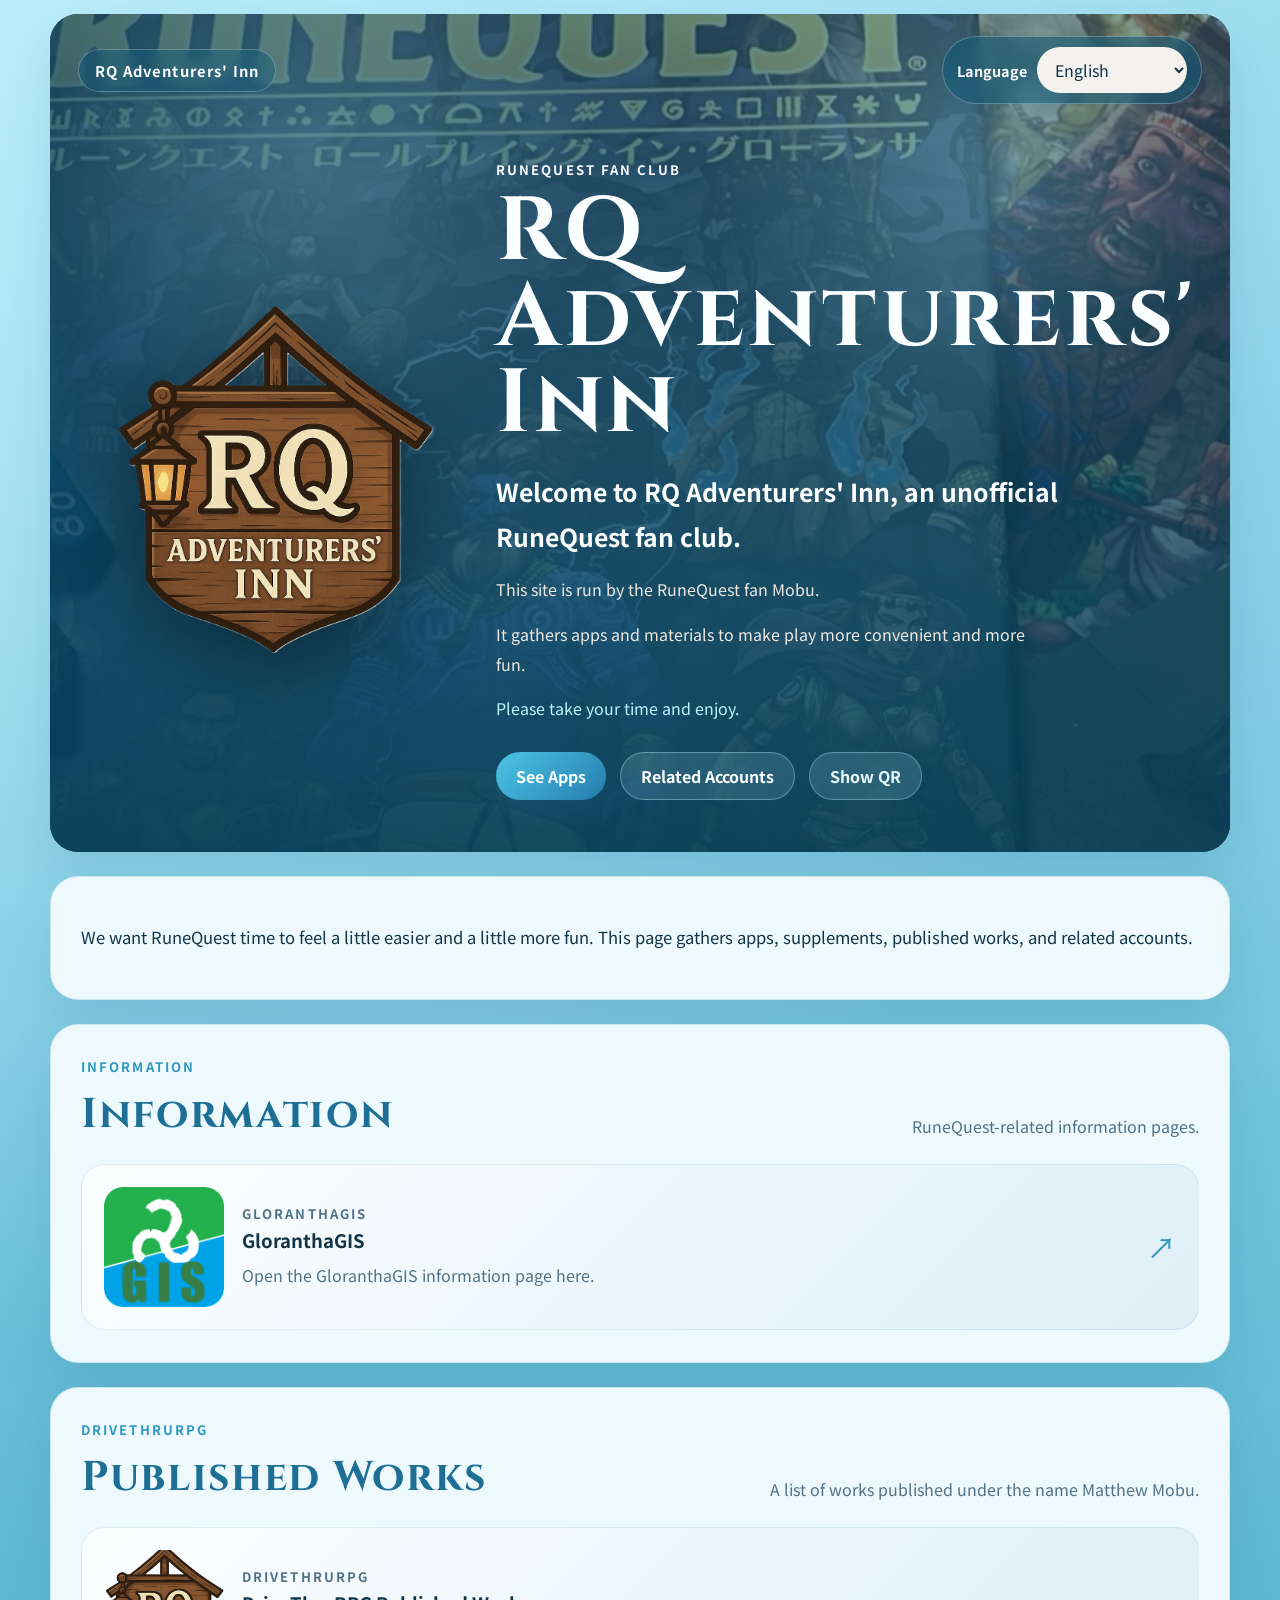
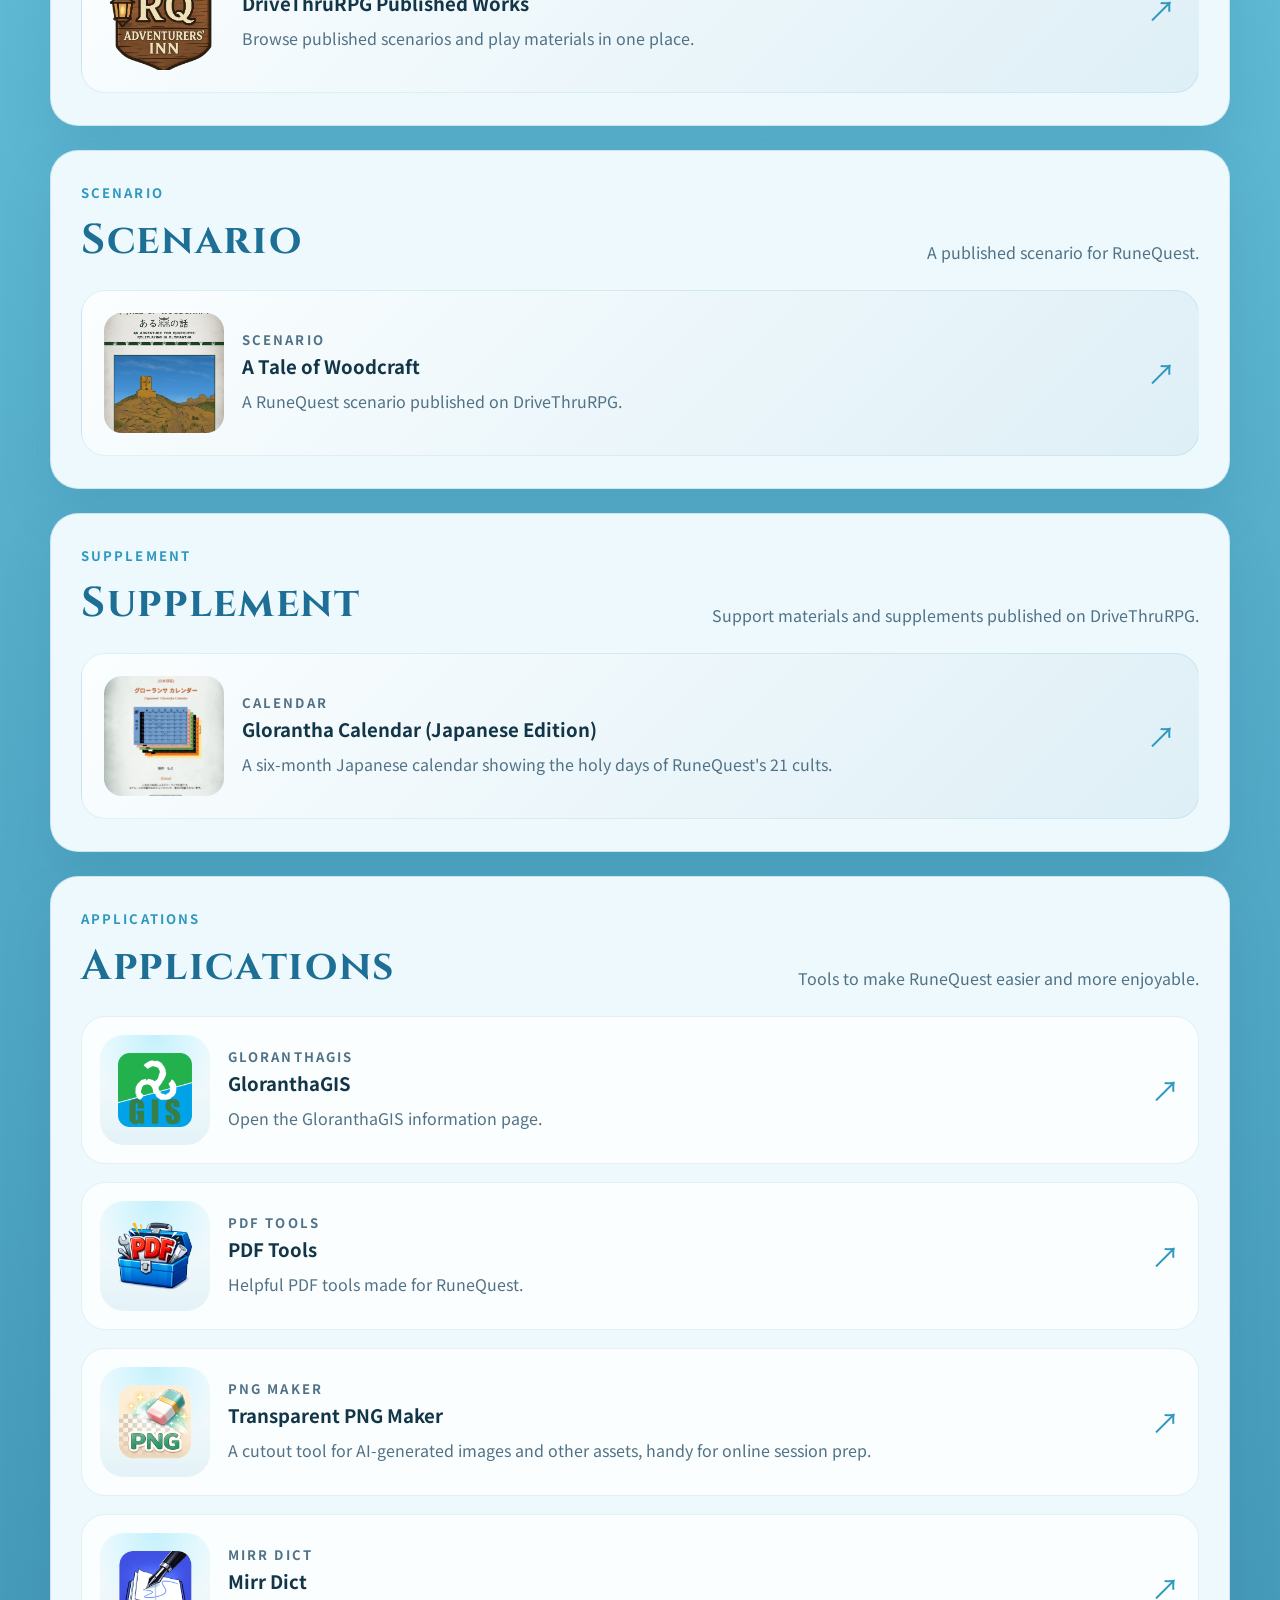
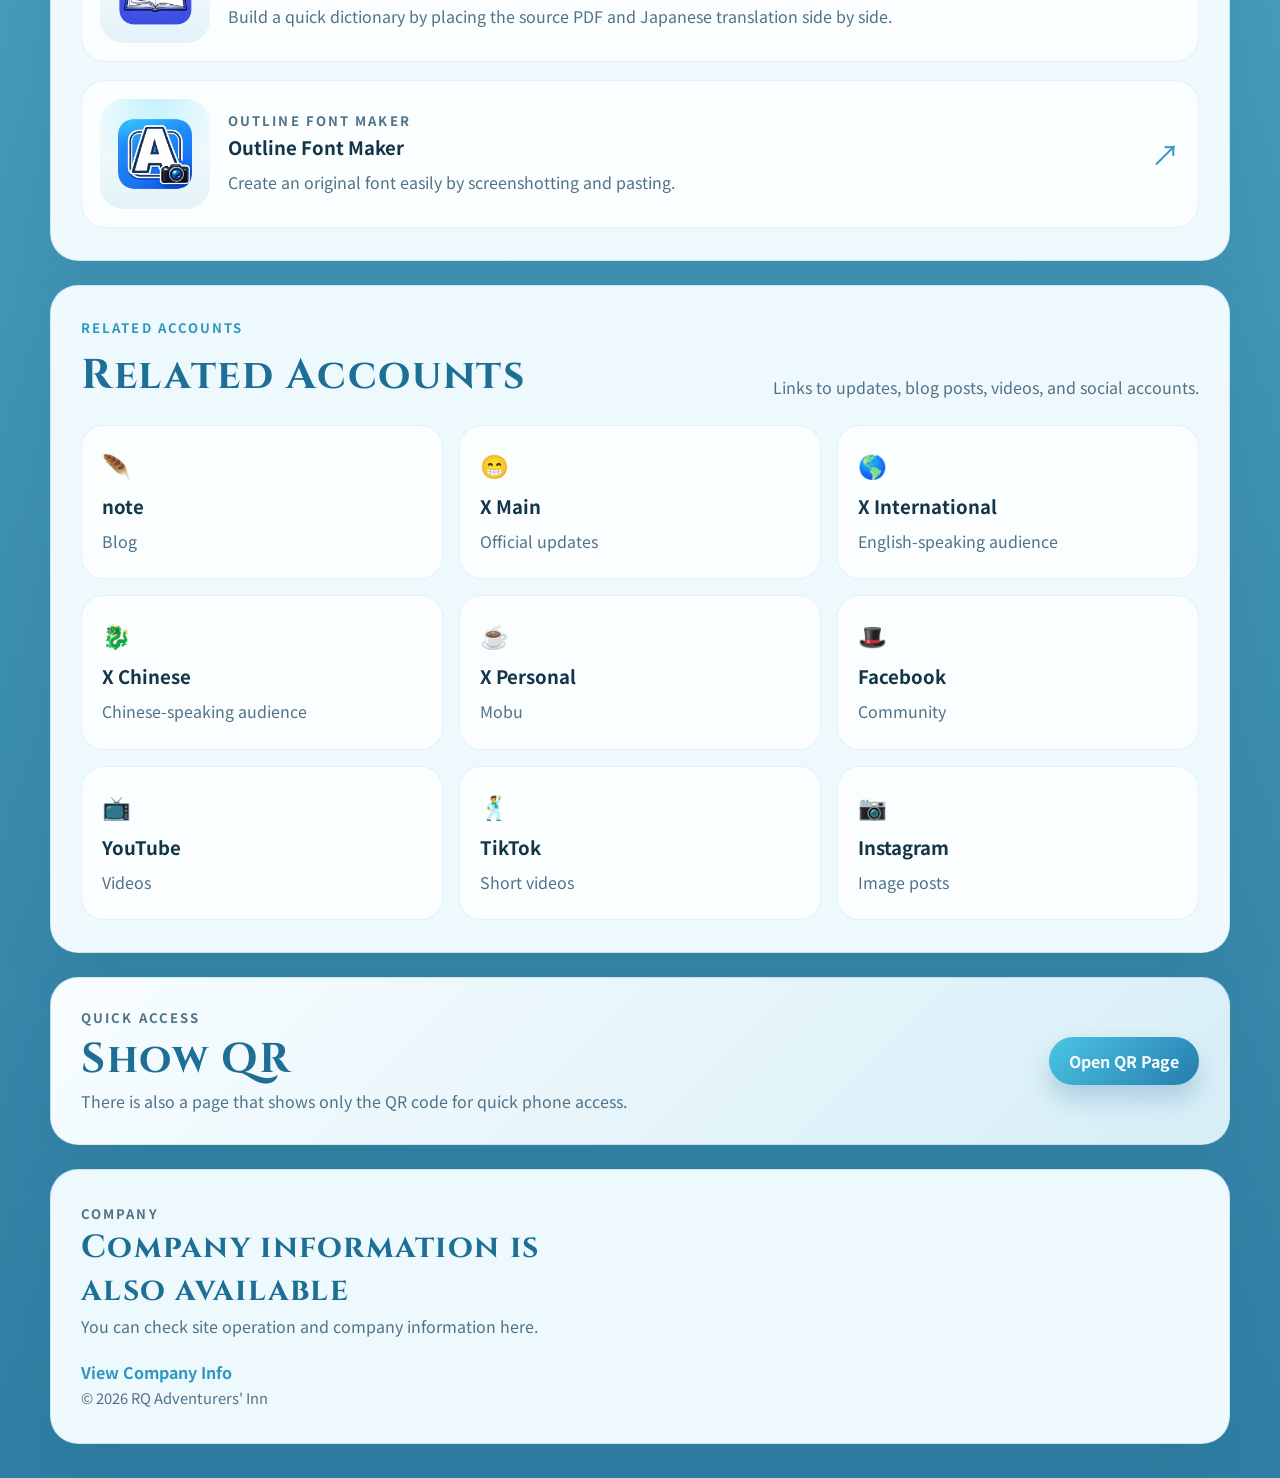
<file: index.html>
<!DOCTYPE html>
<html lang="ja">
<head>
  <meta charset="UTF-8">
  <meta name="viewport" content="width=device-width, initial-scale=1.0">
  <meta name="google-site-verification" content="80PopSLcO5vUmIh9BZhPP0-biCyDDCKmjeIUDS7PxMM">
  <meta name="theme-color" content="#73c7df">
  <meta name="apple-mobile-web-app-capable" content="yes">
  <meta name="apple-mobile-web-app-status-bar-style" content="default">
  <meta name="apple-mobile-web-app-title" content="RQ Inn">
  <meta
    name="description"
    content="RQ Adventurers' Inn のトップページ。RuneQuest のファンサイトとして、アプリ、サプリメント、公開作品、関連アカウントをまとめています。"
  >
  <link rel="canonical" href="https://rq-inn.com/">
  <title>RQ Adventurers' Inn | RuneQuest 非公式ファンクラブ</title>
  <link rel="preconnect" href="https://fonts.googleapis.com">
  <link rel="preconnect" href="https://fonts.gstatic.com" crossorigin>
  <link href="https://fonts.googleapis.com/css2?family=Cinzel:wght@500;700&family=Noto+Sans+JP:wght@400;500;700&display=swap" rel="stylesheet">
  <link rel="icon" type="image/png" sizes="32x32" href="images/pwa/favicon-32.png">
  <link rel="icon" type="image/png" sizes="16x16" href="images/pwa/favicon-16.png">
  <link rel="shortcut icon" href="images/pwa/favicon-32.png">
  <link rel="manifest" href="site.webmanifest">
  <link rel="apple-touch-icon" href="images/pwa/apple-touch-icon.png">
  <link rel="stylesheet" href="styles.css">
</head>
<body>
  <div class="page-shell">
    <header class="hero section-fade">
      <div class="hero__backdrop" aria-hidden="true"></div>
      <div class="hero__shade" aria-hidden="true"></div>
      <div class="topbar">
        <a class="brand-mini" href="#top">RQ Adventurers' Inn</a>
        <div class="language-switcher">
          <label class="language-switcher__label" for="language-select" data-i18n="languageLabel">Language</label>
          <select id="language-select" class="language-switcher__select" aria-label="Language selector">
            <option value="ja">日本語</option>
            <option value="zh-Hant">繁體中文</option>
            <option value="en">English</option>
          </select>
        </div>
      </div>

      <div id="top" class="hero__content">
        <div class="hero__visual">
          <img class="hero__logo" src="images/rq-inn-logo.png" alt="RQ Adventurers' Inn ロゴ" data-i18n-attr="alt:heroLogoAlt">
        </div>
        <div class="hero__copy">
          <p class="eyebrow" data-i18n="heroEyebrow">RuneQuest Fan Club</p>
          <h1 data-i18n="heroTitle">RQ Adventurers' Inn</h1>
          <p class="hero__lead" data-i18n="heroLead">RuneQuest 非公式ファンクラブ、RQ Adventurers' Inn へようこそ。</p>
          <p class="hero__text" data-i18n="heroText1">ここは RuneQuest ファン もぶ（Mobu）が運営するサイトです。</p>
          <p class="hero__text" data-i18n="heroText2">もっと便利に、もっと楽しく、みんなで遊ぶためのアプリや資料をまとめています。</p>
          <p class="hero__tagline" data-i18n="heroTagline">どうぞ、ごゆっくりお楽しみください。</p>
          <div class="hero__actions">
            <a href="#applications" class="button button--primary" data-i18n="heroPrimaryAction">アプリを見る</a>
            <a href="#accounts" class="button button--secondary" data-i18n="heroSecondaryAction">関連アカウントへ</a>
            <a href="qr.html" class="button button--ghost" data-i18n="heroTertiaryAction">QRを表示</a>
          </div>
        </div>
      </div>
    </header>

    <main class="content">
      <section class="intro-card section-fade">
        <p data-i18n="introText">
          RuneQuest を遊ぶ時間が少し便利に、少し楽しくなるように。
          このページにはアプリ、サプリメント、公開作品、関連アカウントへの導線をまとめています。
        </p>
      </section>

      <section class="section section-fade">
        <div class="section__heading">
          <div>
            <p class="section__label" data-i18n="informationLabel">Information</p>
            <h2 data-i18n="informationTitle">情報ページ</h2>
          </div>
          <p class="section__lead" data-i18n="informationLead">RuneQuest 関連の情報ページです。</p>
        </div>
        <a class="link-panel" href="https://www.rq-inn.com/info-gis" target="_blank" rel="noreferrer">
          <img class="link-panel__image" src="images/apps/GloranthaGIS-icon-512.png" alt="GloranthaGIS アイコン" data-i18n-attr="alt:gloranthaGisInfoAlt">
          <div>
            <p class="link-panel__tag">GloranthaGIS</p>
            <h3 data-i18n="informationCardTitle">GloranthaGIS</h3>
            <p data-i18n="informationCardDescription">GloranthaGIS の情報ページはこちらから確認できます。</p>
          </div>
          <span class="link-panel__arrow" aria-hidden="true">↗</span>
        </a>
      </section>

      <section class="section section-fade">
        <div class="section__heading">
          <div>
            <p class="section__label" data-i18n="uploadsLabel">DriveThruRPG</p>
            <h2 data-i18n="uploadsTitle">アップロード作品</h2>
          </div>
          <p class="section__lead" data-i18n="uploadsLead">Matthew Mobu 名義で公開している作品一覧です。</p>
        </div>
        <a class="link-panel" href="https://www.drivethrurpg.com/ja/browse?authorName=%22Matthew%20Mobu%22" target="_blank" rel="noreferrer">
          <img class="link-panel__image" src="images/branding/rq-inn-logo.png" alt="DriveThruRPG アップロード作品一覧" data-i18n-attr="alt:uploadsAlt">
          <div>
            <p class="link-panel__tag">DriveThruRPG</p>
            <h3 data-i18n="uploadsCardTitle">DriveThruRPG アップロード作品</h3>
            <p data-i18n="uploadsCardDescription">公開中のシナリオやプレイ用資料をまとめて確認できます。</p>
          </div>
          <span class="link-panel__arrow" aria-hidden="true">↗</span>
        </a>
      </section>

      <section class="section section-fade">
        <div class="section__heading">
          <div>
            <p class="section__label" data-i18n="scenarioLabel">Scenario</p>
            <h2 data-i18n="scenarioTitle">シナリオ</h2>
          </div>
          <p class="section__lead" data-i18n="scenarioLead">RuneQuest 向け公開シナリオです。</p>
        </div>
        <a class="link-panel" href="https://www.drivethrurpg.com/ja/product/575103/japanese-a-tale-of-woodcraft" target="_blank" rel="noreferrer">
          <img class="link-panel__image" src="images/scenario/JP_A_Tale_of_Woodcra_image.png" alt="ある森の話 - A Tale of Woodcraft 表紙" data-i18n-attr="alt:scenarioAlt">
          <div>
            <p class="link-panel__tag">Scenario</p>
            <h3 data-i18n="scenarioCardTitle">ある森の話 - A Tale of Woodcraft</h3>
            <p data-i18n="scenarioCardDescription">DriveThruRPG で公開中の RuneQuest 向けシナリオです。</p>
          </div>
          <span class="link-panel__arrow" aria-hidden="true">↗</span>
        </a>
      </section>

      <section class="section section-fade">
        <div class="section__heading">
          <div>
            <p class="section__label" data-i18n="supplementLabel">Supplement</p>
            <h2 data-i18n="supplementTitle">サプリメント</h2>
          </div>
          <p class="section__lead" data-i18n="supplementLead">DriveThruRPG で公開している補助資料やサプリメントです。</p>
        </div>
        <a class="link-panel" href="https://www.drivethrurpg.com/ja/product/557305/japanese?src=hottest_filtered" target="_blank" rel="noreferrer">
          <img class="link-panel__image" src="images/calendar.png" alt="グローランサ カレンダー 日本語版" data-i18n-attr="alt:calendarImageAlt">
          <div>
            <p class="link-panel__tag" data-i18n="calendarTag">Calendar</p>
            <h3 data-i18n="calendarTitle">グローランサ カレンダー（日本語版）</h3>
            <p data-i18n="calendarDescription">RuneQuest の 21 カルトの祝日がわかる 6 か月カレンダー日本語版です。</p>
          </div>
          <span class="link-panel__arrow" aria-hidden="true">↗</span>
        </a>
      </section>

      <section id="applications" class="section section-fade">
        <div class="section__heading">
          <div>
            <p class="section__label" data-i18n="applicationsLabel">Applications</p>
            <h2 data-i18n="applicationsTitle">アプリ</h2>
          </div>
          <p class="section__lead" data-i18n="applicationsLead">RuneQuest をもっと便利に楽しむためのツールです。</p>
        </div>
        <div class="feature-list">
          <a class="feature-card" href="https://www.rq-inn.com/info-gis" target="_blank" rel="noreferrer">
            <div class="feature-card__icon-wrap">
              <img src="images/apps/GloranthaGIS-icon-512.png" alt="GloranthaGIS アイコン" class="feature-card__icon" data-i18n-attr="alt:gloranthaGisInfoAlt">
            </div>
            <div class="feature-card__body">
              <p class="link-panel__tag">GloranthaGIS</p>
              <h3 data-i18n="gloranthaGisAppTitle">GloranthaGIS</h3>
              <p data-i18n="gloranthaGisAppDescription">GloranthaGIS の情報ページへ移動します。</p>
            </div>
            <span class="feature-card__arrow" aria-hidden="true">↗</span>
          </a>

          <a class="feature-card" href="https://rq-inn.com/pdf-tools/" target="_blank" rel="noreferrer">
            <div class="feature-card__icon-wrap">
              <img src="images/pdf_tools_icon-512.png" alt="PDFつーる アイコン" class="feature-card__icon" data-i18n-attr="alt:pdfToolsIconAlt">
            </div>
            <div class="feature-card__body">
              <p class="link-panel__tag" data-i18n="pdfToolsTag">PDF Tools</p>
              <h3 data-i18n="pdfToolsTitle">PDFつーる</h3>
              <p data-i18n="pdfToolsDescription">ルーンクエストのためのお役立ち PDF ツールです。</p>
            </div>
            <span class="feature-card__arrow" aria-hidden="true">↗</span>
          </a>

          <a class="feature-card" href="https://rq-inn.com/png-maker/" target="_blank" rel="noreferrer">
            <div class="feature-card__icon-wrap">
              <img src="images/png-maker-icon-512.png" alt="透過PNGメーカー アイコン" class="feature-card__icon" data-i18n-attr="alt:pngMakerIconAlt">
            </div>
            <div class="feature-card__body">
              <p class="link-panel__tag" data-i18n="pngMakerTag">PNG Maker</p>
              <h3 data-i18n="pngMakerTitle">透過PNGメーカー</h3>
              <p data-i18n="pngMakerDescription">AI 生成画像などの切り出しツールです。オンセ準備にも役立ちます。</p>
            </div>
            <span class="feature-card__arrow" aria-hidden="true">↗</span>
          </a>

          <a class="feature-card" href="https://rq-inn.com/mirr-dict/" target="_blank" rel="noreferrer">
            <div class="feature-card__icon-wrap">
              <img src="images/apps/MD-icon-512.png" alt="ミルディクト アイコン" class="feature-card__icon" data-i18n-attr="alt:mirrDictIconAlt">
            </div>
            <div class="feature-card__body">
              <p class="link-panel__tag" data-i18n="mirrDictTag">Mirr Dict</p>
              <h3 data-i18n="mirrDictTitle">ミルディクト</h3>
              <p data-i18n="mirrDictDescription">原書と日本語訳の 2 つの PDF を並べて、サクサク辞書を作れるツールです。</p>
            </div>
            <span class="feature-card__arrow" aria-hidden="true">↗</span>
          </a>

          <a class="feature-card" href="https://rq-inn.com/of-maker/" target="_blank" rel="noreferrer">
            <div class="feature-card__icon-wrap">
              <img src="images/apps/outline-font-maker_icon-512.png" alt="アウトラインフォントメーカー アイコン" class="feature-card__icon" data-i18n-attr="alt:outlineFontMakerIconAlt">
            </div>
            <div class="feature-card__body">
              <p class="link-panel__tag" data-i18n="outlineFontMakerTag">Outline Font Maker</p>
              <h3 data-i18n="outlineFontMakerTitle">アウトラインフォントメーカー</h3>
              <p data-i18n="outlineFontMakerDescription">スクショ→ペーストで簡単にオリジナルフォントを作れます。</p>
            </div>
            <span class="feature-card__arrow" aria-hidden="true">↗</span>
          </a>
        </div>
      </section>

      <section id="accounts" class="section section-fade">
        <div class="section__heading">
          <div>
            <p class="section__label" data-i18n="accountsLabel">Related Accounts</p>
            <h2 data-i18n="accountsTitle">関連アカウント</h2>
          </div>
          <p class="section__lead" data-i18n="accountsLead">更新情報、ブログ、動画、SNS の入口をまとめています。</p>
        </div>
        <div class="account-grid">
          <a class="account-card" href="https://note.com/mofumofu1011" target="_blank" rel="noreferrer">
            <span class="account-card__emoji">🪶</span>
            <h3>note</h3>
            <p data-i18n="accountNoteDescription">ブログ</p>
          </a>
          <a class="account-card" href="https://x.com/RQ_Inn_Official" target="_blank" rel="noreferrer">
            <span class="account-card__emoji">😁</span>
            <h3 data-i18n="accountMainXTitle">X メイン</h3>
            <p data-i18n="accountMainXDescription">公式更新</p>
          </a>
          <a class="account-card" href="https://x.com/RQ_Inn_Intl" target="_blank" rel="noreferrer">
            <span class="account-card__emoji">🌎</span>
            <h3 data-i18n="accountIntlXTitle">X 海外</h3>
            <p data-i18n="accountIntlXDescription">英語圏向け</p>
          </a>
          <a class="account-card" href="https://x.com/RQ_Inn_GrChina" target="_blank" rel="noreferrer">
            <span class="account-card__emoji">🐉</span>
            <h3 data-i18n="accountChineseXTitle">X 海外</h3>
            <p data-i18n="accountChineseXDescription">中国語圏向け</p>
          </a>
          <a class="account-card" href="https://x.com/mofumofu1011" target="_blank" rel="noreferrer">
            <span class="account-card__emoji">☕</span>
            <h3 data-i18n="accountPersonalXTitle">X 個人</h3>
            <p data-i18n="accountPersonalXDescription">もぶ</p>
          </a>
          <a class="account-card" href="https://www.facebook.com/mobu.rq.adventurers.inn/" target="_blank" rel="noreferrer">
            <span class="account-card__emoji">🎩</span>
            <h3>Facebook</h3>
            <p data-i18n="accountFacebookDescription">コミュニティ</p>
          </a>
          <a class="account-card" href="https://www.youtube.com/channel/UCVH7YpSoC4GMN1ayZ3m5yZA" target="_blank" rel="noreferrer">
            <span class="account-card__emoji">📺</span>
            <h3>YouTube</h3>
            <p data-i18n="accountYoutubeDescription">動画</p>
          </a>
          <a class="account-card" href="https://www.tiktok.com/@rq_adventurers_inn" target="_blank" rel="noreferrer">
            <span class="account-card__emoji">🕺</span>
            <h3>TikTok</h3>
            <p data-i18n="accountTiktokDescription">ショート動画</p>
          </a>
          <a class="account-card" href="https://www.instagram.com/rq_adventurers.inn" target="_blank" rel="noreferrer">
            <span class="account-card__emoji">📷</span>
            <h3>Instagram</h3>
            <p data-i18n="accountInstagramDescription">画像投稿</p>
          </a>
        </div>
      </section>

      <section class="qr-callout section-fade">
        <div>
          <p class="section__label" data-i18n="qrLabel">Quick Access</p>
          <h2 data-i18n="qrTitle">QR を表示する</h2>
          <p data-i18n="qrDescription">スマホから素早く開けるように、QR コードだけを表示するページも用意しています。</p>
        </div>
        <a class="button button--primary" href="qr.html" data-i18n="qrAction">QR 画面を開く</a>
      </section>
    </main>

    <footer class="footer section-fade">
      <div class="footer__copy">
        <p class="section__label" data-i18n="footerLabel">Company</p>
        <h2 class="footer__title" data-i18n="footerTitle">会社概要も確認できます</h2>
        <p data-i18n="footerDescription">サイト運営や会社情報については、こちらのページから確認できます。</p>
        <a class="footer__link" href="https://rq-inn.com/company" target="_blank" rel="noreferrer" data-i18n="footerLink">会社概要を見る</a>
        <p class="footer__small">© <span id="current-year"></span> RQ Adventurers' Inn</p>
      </div>
    </footer>
  </div>

  <script src="main.js"></script>
</body>
</html>
</file>
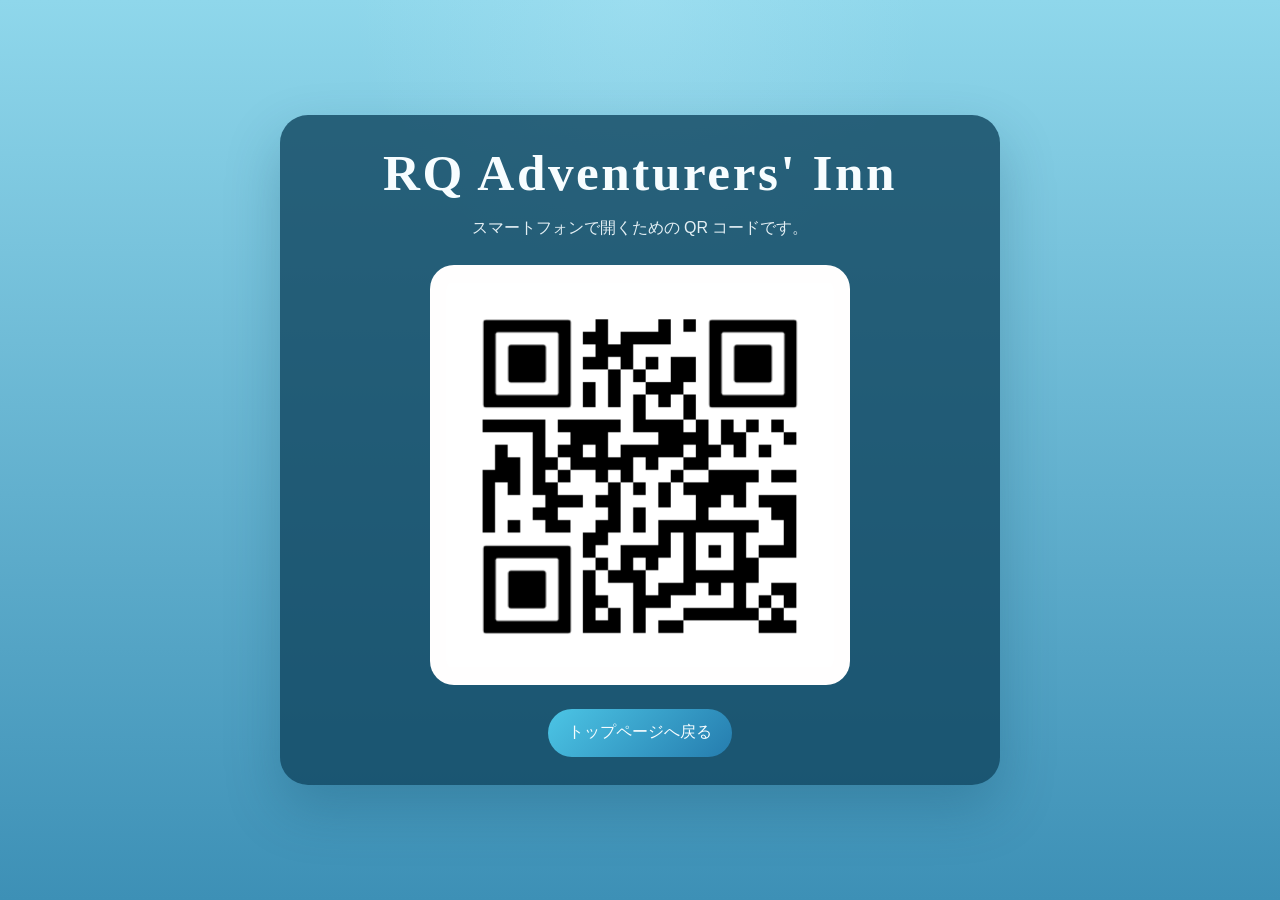
<file: qr.html>
<!DOCTYPE html>
<html lang="ja">
<head>
  <meta charset="UTF-8">
  <meta name="viewport" content="width=device-width, initial-scale=1.0">
  <title>RQ Adventurers' Inn | QR</title>
  <style>
    * {
      box-sizing: border-box;
    }

    body {
      margin: 0;
      min-height: 100vh;
      display: grid;
      place-items: center;
      padding: 24px;
      font-family: "Noto Sans JP", sans-serif;
      color: #f7fdff;
      background:
        radial-gradient(circle at top, rgba(191, 239, 252, 0.26), transparent 26%),
        linear-gradient(180deg, #8fd7eb 0%, #3d90b6 100%);
    }

    main {
      width: min(100%, 720px);
      padding: 28px;
      border-radius: 28px;
      text-align: center;
      background: rgba(16, 69, 96, 0.8);
      box-shadow: 0 24px 54px rgba(15, 70, 97, 0.26);
    }

    h1 {
      margin: 0 0 12px;
      font-size: clamp(2rem, 6vw, 3.2rem);
      font-family: "Cinzel", serif;
      letter-spacing: 0.05em;
    }

    p {
      margin: 0 0 22px;
      line-height: 1.8;
      color: rgba(244, 252, 255, 0.92);
    }

    img {
      display: block;
      width: min(100%, 420px);
      margin: 0 auto 24px;
      padding: 16px;
      border-radius: 24px;
      background: #fffefe;
    }

    a {
      display: inline-flex;
      align-items: center;
      justify-content: center;
      min-height: 48px;
      padding: 0 20px;
      border-radius: 999px;
      color: #f7fdff;
      text-decoration: none;
      background: linear-gradient(135deg, #4cc5e5 0%, #257cae 100%);
    }
  </style>
</head>
<body>
  <main>
    <h1>RQ Adventurers' Inn</h1>
    <p>スマートフォンで開くための QR コードです。</p>
    <img src="images/rq-inn-com-qr.png" alt="RQ Adventurers' Inn QRコード">
    <a href="./index.html">トップページへ戻る</a>
  </main>
</body>
</html>
</file>
<file: styles.css>
* {
  box-sizing: border-box;
}

:root {
  --bg: #d8f1f8;
  --bg-soft: #98d8e8;
  --paper: #eef9fd;
  --paper-strong: #fbfeff;
  --ink: #123547;
  --ink-soft: #517286;
  --accent: #2f98bf;
  --accent-strong: #1d6f95;
  --accent-soft: #9dddf0;
  --line: rgba(57, 138, 172, 0.18);
  --shadow: 0 24px 50px rgba(30, 98, 128, 0.16);
}

html {
  scroll-behavior: smooth;
}

body {
  margin: 0;
  min-height: 100vh;
  font-family: "Noto Sans JP", sans-serif;
  color: var(--ink);
  background:
    radial-gradient(circle at top left, rgba(191, 239, 252, 0.9), transparent 28%),
    linear-gradient(180deg, #9eddf0 0%, #5fb9d4 34%, #2f7ea3 100%);
}

img {
  display: block;
  max-width: 100%;
}

a {
  color: inherit;
  text-decoration: none;
}

.page-shell {
  width: min(1180px, calc(100% - 28px));
  margin: 14px auto 34px;
}

.hero,
.intro-card,
.section,
.footer,
.qr-callout {
  border-radius: 28px;
  box-shadow: var(--shadow);
}

.hero {
  position: relative;
  overflow: hidden;
  min-height: 720px;
  color: var(--paper-strong);
  background: #0f5e7f;
}

.hero__backdrop,
.hero__shade {
  position: absolute;
  inset: 0;
}

.hero__backdrop {
  background:
    linear-gradient(90deg, rgba(7, 68, 96, 0.72), rgba(7, 68, 96, 0.34)),
    url("./images/header.jpg") center/cover no-repeat;
  transform: scale(1.03);
  filter: saturate(0.88) hue-rotate(8deg);
}

.hero__shade {
  background:
    radial-gradient(circle at 22% 18%, rgba(179, 239, 255, 0.2), transparent 24%),
    radial-gradient(circle at 80% 18%, rgba(164, 233, 255, 0.26), transparent 25%),
    linear-gradient(180deg, rgba(8, 77, 108, 0.22), rgba(7, 72, 101, 0.7) 72%, rgba(6, 63, 88, 0.86));
}

.topbar,
.hero__content {
  position: relative;
  z-index: 1;
}

.topbar {
  display: flex;
  justify-content: space-between;
  align-items: center;
  gap: 16px;
  padding: 22px 28px 0;
}

.brand-mini {
  display: inline-flex;
  align-items: center;
  padding: 10px 16px;
  border: 1px solid rgba(231, 250, 255, 0.28);
  border-radius: 999px;
  background: rgba(12, 88, 121, 0.38);
  font-size: 0.92rem;
  font-weight: 700;
  letter-spacing: 0.08em;
  backdrop-filter: blur(8px);
}

.language-switcher {
  display: inline-flex;
  align-items: center;
  gap: 10px;
  padding: 10px 14px;
  border: 1px solid rgba(231, 250, 255, 0.28);
  border-radius: 999px;
  background: rgba(12, 88, 121, 0.5);
  backdrop-filter: blur(8px);
}

.language-switcher__label {
  font-size: 0.9rem;
  font-weight: 700;
}

.language-switcher__select {
  min-width: 150px;
  padding: 10px 14px;
  border: 0;
  border-radius: 999px;
  font: inherit;
  color: var(--ink);
  background: rgba(255, 250, 245, 0.95);
}

.hero__content {
  display: grid;
  grid-template-columns: minmax(260px, 360px) minmax(0, 1fr);
  align-items: center;
  gap: 42px;
  padding: 56px 44px 52px;
}

.hero__visual {
  display: grid;
  place-items: center;
}

.hero__logo {
  width: min(100%, 320px);
  filter: drop-shadow(0 20px 38px rgba(0, 0, 0, 0.4));
}

.eyebrow,
.section__label,
.link-panel__tag {
  margin: 0 0 10px;
  font-size: 0.82rem;
  font-weight: 700;
  letter-spacing: 0.16em;
  text-transform: uppercase;
}

.hero h1,
.section h2,
.footer h2,
.qr-callout h2 {
  margin: 0;
  font-family: "Cinzel", serif;
  letter-spacing: 0.04em;
}

.hero h1 {
  font-size: clamp(3rem, 7vw, 5.8rem);
  line-height: 0.96;
}

.hero__lead {
  margin: 22px 0 16px;
  font-size: clamp(1.15rem, 2.1vw, 1.55rem);
  line-height: 1.8;
  font-weight: 700;
}

.hero__text,
.hero__tagline {
  margin: 0 0 14px;
  max-width: 60ch;
  line-height: 1.9;
  color: rgba(255, 246, 235, 0.92);
}

.hero__tagline {
  color: #c3f2ff;
}

.hero__actions {
  display: flex;
  flex-wrap: wrap;
  gap: 14px;
  margin-top: 28px;
}

.button {
  display: inline-flex;
  align-items: center;
  justify-content: center;
  min-height: 48px;
  padding: 0 20px;
  border-radius: 999px;
  font-weight: 700;
  transition: transform 180ms ease, box-shadow 180ms ease, background-color 180ms ease;
}

.button:hover,
.feature-card:hover,
.link-panel:hover,
.account-card:hover,
.footer__link:hover {
  transform: translateY(-2px);
}

.button--primary {
  color: #f7fdff;
  background: linear-gradient(135deg, #4cc5e5 0%, #257cae 100%);
  box-shadow: 0 14px 24px rgba(28, 102, 145, 0.24);
}

.button--secondary {
  border: 1px solid rgba(207, 245, 255, 0.34);
  background: rgba(153, 225, 247, 0.16);
}

.button--ghost {
  border: 1px solid rgba(170, 234, 255, 0.36);
  background: rgba(170, 234, 255, 0.16);
  color: #e7fbff;
}

.content {
  display: grid;
  gap: 24px;
  margin-top: 24px;
}

.intro-card,
.section,
.footer,
.qr-callout {
  border: 1px solid var(--line);
  background: var(--paper);
}

.intro-card {
  padding: 28px 30px;
  font-size: 1.04rem;
  line-height: 1.95;
}

.section,
.footer {
  padding: 32px 30px;
}

.section__heading {
  display: flex;
  justify-content: space-between;
  align-items: end;
  gap: 16px;
  margin-bottom: 22px;
}

.section__label {
  color: var(--accent);
}

.section__lead,
.feature-card p,
.link-panel p,
.account-card p,
.footer p,
.qr-callout p {
  margin: 0;
  color: var(--ink-soft);
  line-height: 1.85;
}

.section h2,
.footer h2,
.qr-callout h2 {
  font-size: clamp(1.85rem, 4vw, 2.6rem);
  color: var(--accent-strong);
}

.feature-list {
  display: grid;
  gap: 18px;
}

.feature-card,
.link-panel,
.account-card {
  transition: transform 180ms ease, box-shadow 180ms ease;
}

.feature-card {
  display: grid;
  grid-template-columns: 110px minmax(0, 1fr) auto;
  gap: 18px;
  align-items: center;
  padding: 18px;
  border-radius: 24px;
  background: var(--paper-strong);
  border: 1px solid rgba(57, 138, 172, 0.12);
}

.feature-card__icon-wrap {
  display: grid;
  place-items: center;
  width: 110px;
  aspect-ratio: 1;
  border-radius: 24px;
  background:
    radial-gradient(circle at top, rgba(188, 239, 252, 0.88), rgba(255, 255, 255, 0.28) 60%),
    linear-gradient(180deg, #fafdff, #d9eef5);
}

.feature-card__icon {
  width: 74px;
  height: 74px;
}

.feature-card h3,
.link-panel h3,
.account-card h3 {
  margin: 0 0 8px;
  font-size: 1.16rem;
}

.feature-card__arrow,
.link-panel__arrow {
  font-size: 1.8rem;
  color: var(--accent);
}

.link-panel {
  display: grid;
  grid-template-columns: 120px minmax(0, 1fr) auto;
  gap: 18px;
  align-items: center;
  padding: 22px;
  border-radius: 24px;
  background: linear-gradient(135deg, #fbfeff 0%, #deeff6 100%);
  border: 1px solid rgba(57, 138, 172, 0.12);
}

.link-panel__image {
  width: 120px;
  aspect-ratio: 1;
  object-fit: cover;
  border-radius: 18px;
}

.qr-callout {
  display: grid;
  grid-template-columns: minmax(0, 1fr) auto;
  align-items: center;
  gap: 20px;
  padding: 28px 30px;
  background:
    linear-gradient(135deg, #f8fdff 0%, #d6eef7 100%);
}

.account-grid {
  display: grid;
  grid-template-columns: repeat(3, minmax(0, 1fr));
  gap: 16px;
}

.account-card {
  padding: 22px 20px;
  border-radius: 22px;
  background: var(--paper-strong);
  border: 1px solid rgba(57, 138, 172, 0.12);
}

.account-card__emoji {
  display: inline-flex;
  margin-bottom: 10px;
  font-size: 1.45rem;
}

.footer {
  display: grid;
  grid-template-columns: 1fr;
  align-items: center;
  gap: 22px;
  margin-top: 24px;
}

.footer__copy {
  max-width: 60ch;
}

.footer__title {
  font-size: clamp(1.45rem, 2.8vw, 2rem) !important;
}

.footer__link {
  display: inline-flex;
  margin-top: 18px;
  color: var(--accent);
  font-weight: 700;
  transition: transform 180ms ease;
}

.footer__small {
  margin-top: 16px;
  font-size: 0.92rem;
}

.section-fade {
  opacity: 0;
  transform: translateY(20px);
  transition: opacity 420ms ease, transform 420ms ease;
}

.section-fade.is-visible {
  opacity: 1;
  transform: translateY(0);
}

@media (max-width: 900px) {
  .hero__content,
  .footer,
  .account-grid,
  .qr-callout,
  .link-panel,
  .feature-card {
    grid-template-columns: 1fr;
  }

  .hero {
    min-height: auto;
  }

  .hero__content {
    padding-top: 38px;
    text-align: center;
  }

  .hero__copy {
    justify-items: center;
  }

  .hero__text,
  .hero__tagline {
    max-width: none;
  }

  .feature-card,
  .link-panel,
  .footer,
  .qr-callout {
    text-align: center;
  }

  .feature-card__icon-wrap,
  .link-panel__image,
  .footer__qr {
    justify-self: center;
  }
}

@media (max-width: 640px) {
  .page-shell {
    width: auto;
    margin: 8px 10px 18px;
  }

  .hero,
  .intro-card,
  .section,
  .footer,
  .qr-callout {
    border-radius: 22px;
  }

  .topbar {
    flex-direction: column;
    align-items: stretch;
    padding: 14px 14px 0;
  }

  .brand-mini,
  .language-switcher {
    justify-content: center;
  }

  .language-switcher {
    flex-direction: column;
    border-radius: 18px;
  }

  .language-switcher__select {
    width: 100%;
    min-width: 0;
  }

  .hero__content,
  .intro-card,
  .section,
  .footer,
  .qr-callout {
    padding-left: 16px;
    padding-right: 16px;
  }

  .hero__content {
    gap: 24px;
    padding-bottom: 24px;
  }

  .hero h1 {
    font-size: clamp(2.6rem, 12vw, 3.6rem);
  }

  .hero__actions {
    flex-direction: column;
    align-items: stretch;
  }

  .button {
    width: 100%;
  }

  .section__heading {
    flex-direction: column;
    align-items: start;
  }

  .account-grid {
    grid-template-columns: 1fr 1fr;
  }
}

@media (max-width: 420px) {
  .account-grid {
    grid-template-columns: 1fr;
  }
}

@media (prefers-reduced-motion: reduce) {
  html {
    scroll-behavior: auto;
  }

  .section-fade,
  .button,
  .feature-card,
  .link-panel,
  .account-card,
  .footer__link {
    transition: none;
  }
}
</file>
